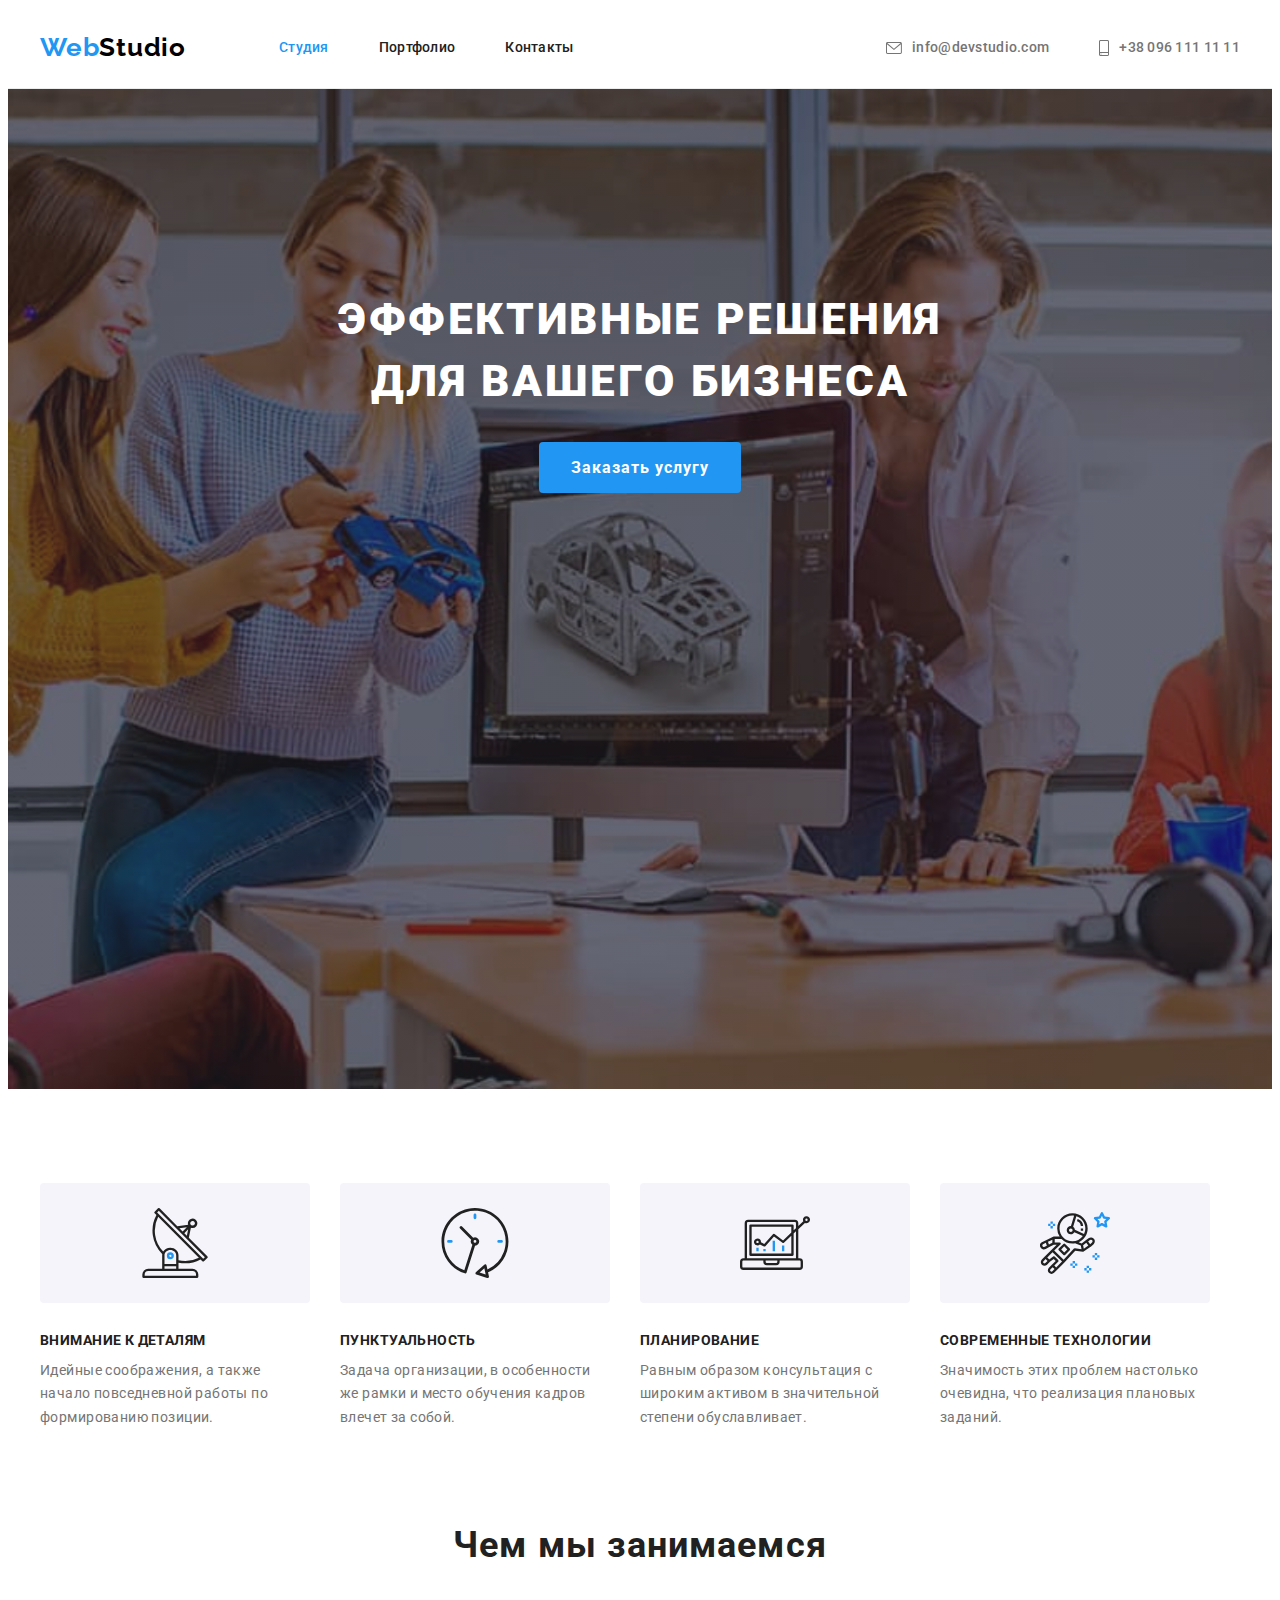
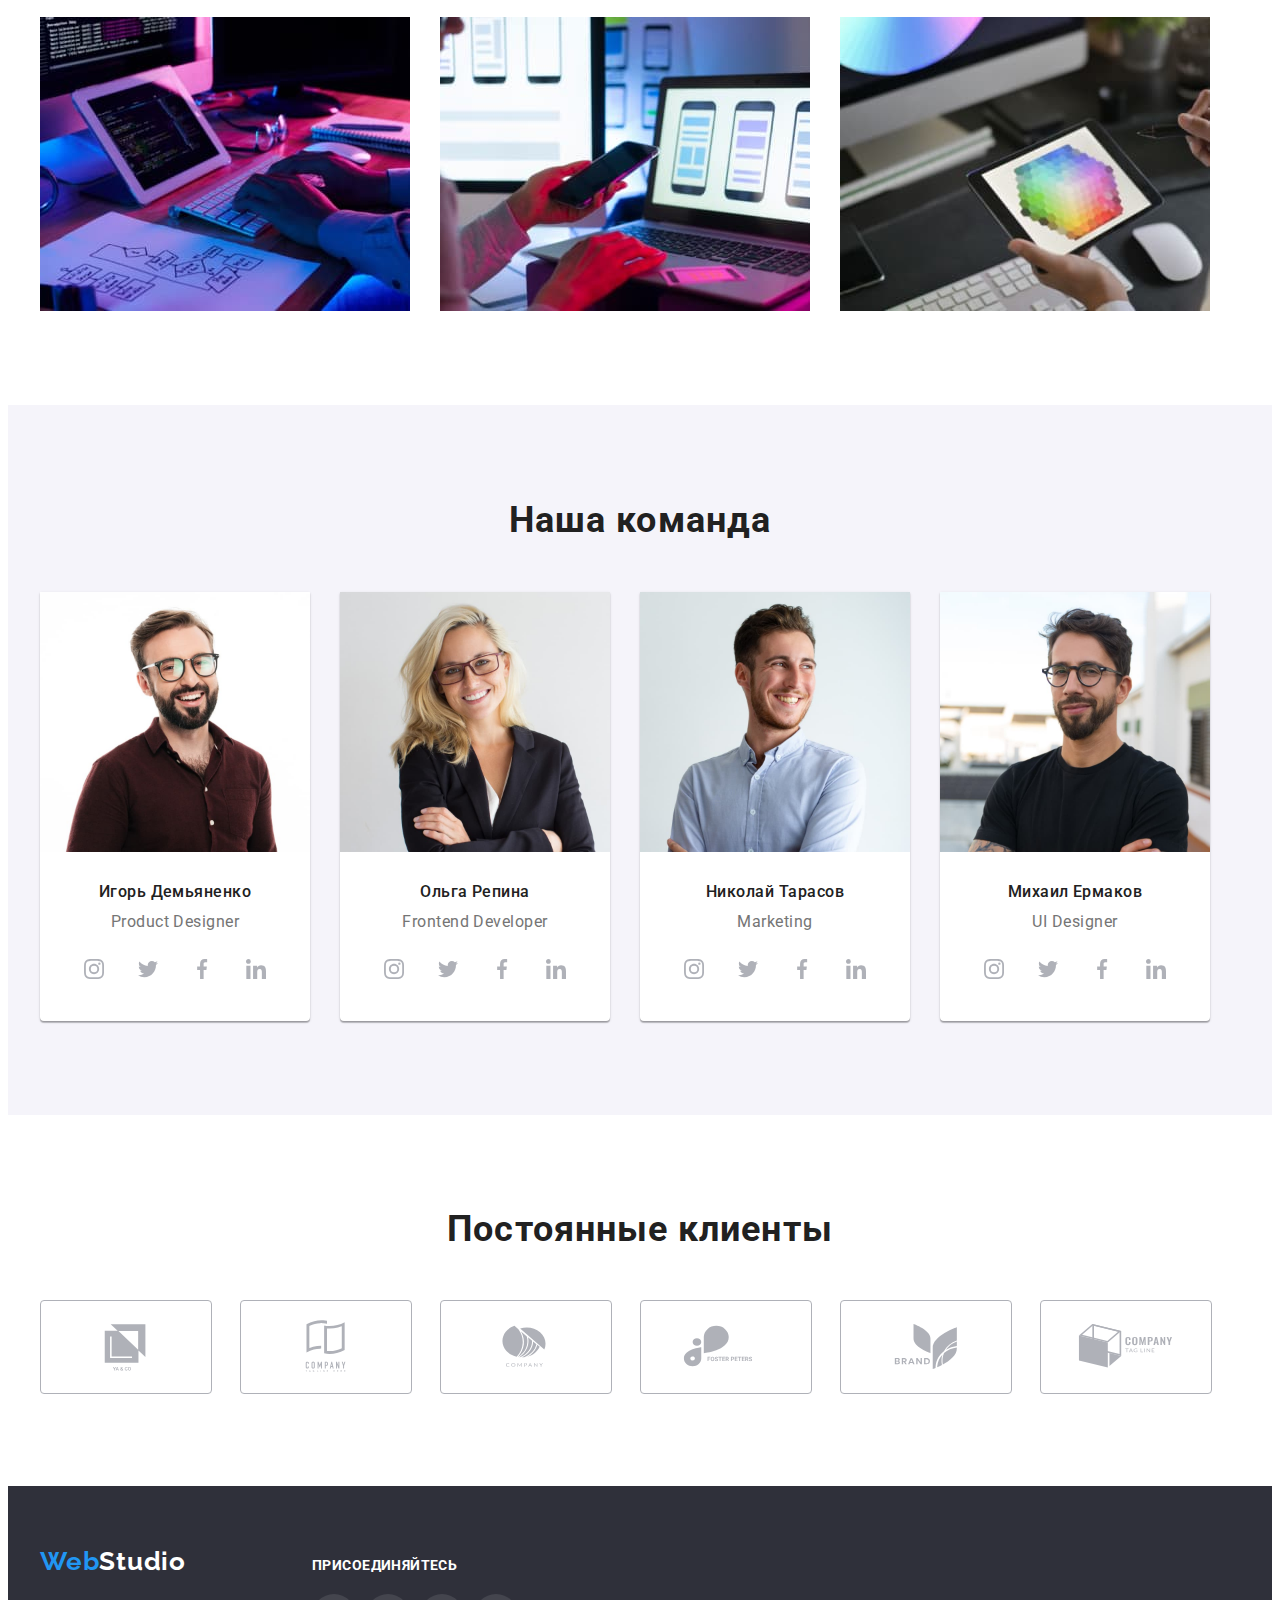
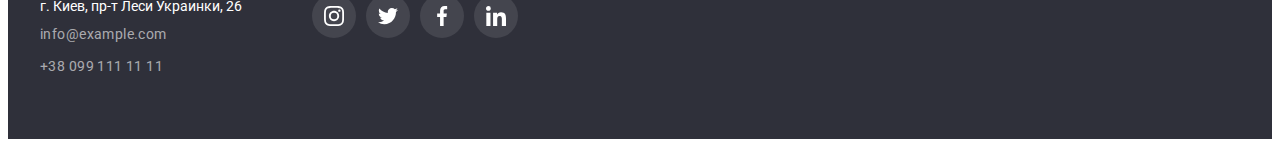
<file: index.html>
<!DOCTYPE html>
<html lang="ru">
    <head>
        <meta charset="UTF-8" />
        <meta http-equiv="X-UA-Compatible" content="IE=edge" />
        <meta name="viewport" content="width=device-width, initial-scale=1.0" />
        <title>Document</title>
        <link rel="preconnect" href="https://fonts.googleapis.com" />
        <link rel="preconnect" href="https://fonts.gstatic.com" crossorigin />
        <link
            href="https://fonts.googleapis.com/css2?family=Raleway:wght@700&family=Roboto:wght@400;500;700;900&display=swap"
            rel="stylesheet"
        />
        <link
            rel="stylesheet"
            href="https://cdnjs.cloudflare.com/ajax/libs/modern-normalize/1.1.0/modern-normalize.min.css"
            integrity="sha512-wpPYUAdjBVSE4KJnH1VR1HeZfpl1ub8YT/NKx4PuQ5NmX2tKuGu6U/JRp5y+Y8XG2tV+wKQpNHVUX03MfMFn9Q=="
            crossorigin="anonymous"
            referrerpolicy="no-referrer"
        />
        <link rel="stylesheet" href="./css/styles.css" />
    </head>
    <body>
        <header class="page-header">
            <div class="container header-list">
                <nav class="header-nav">
                    <a lang="en" href="./index.html" class="logo logo-header"
                        ><span class="logo-blue">Web</span>Studio</a
                    >
                    <ul class="site-nav list">
                        <li class="current item"><a class="link" href="./index.html">Студия</a></li>
                        <li class="item"><a href="./portfolio.html" class="link">Портфолио</a></li>
                        <li class="item"><a href="" class="link">Контакты</a></li>
                    </ul>
                </nav>
                <ul class="adress list">
                    <li class="items">
                        <a href="mailto:info@devstudio.com" class="adress-link header-link"
                            ><svg class="header-adress-icon list" width="16" height="12"><use href="./images/icons.svg#envelope"></use></svg>info@devstudio.com</a
                        >
                    </li>

                    <li class="items">
                        <a href="tel:+380961111111" class="adress-link header-link"
                            ><svg class="header-adress-icon list" width="10" height="16"><use href="./images/icons.svg#smartphone"></use></svg>+38 096 111 11 11</a
                        >
                    </li>
                </ul>
            </div>
        </header>
        <main>
            <section class="hero-section">
                <div class="container">
                    <h1 class="hero-title list">Эффективные решения для вашего бизнеса</h1>
                    <button class="hero-btn" type="button">Заказать услугу</button>
                </div>
            </section>
            <section class="features section">
                <div class="container">
                    <h2 class="visually-hidden">Особенности</h2>
                    <ul class="features-list list">
                        <li class="features-item">
                            <div class="features-icon-font">
                                <svg width="70" height="70">
                                    <use href="./images/icons.svg#antenna-1"></use>
                                </svg>
                            </div>
                                <h3 class="features-title list">Внимание к деталям</h3>
                                <p class="features-text list">
                                    Идейные соображения, а также начало повседневной работы по
                                    формированию позиции.
                                </p>
                        </li>
                        
                        <li class="features-item list">
                            <div class="features-icon-font">
                                <svg width="70" height="70">
                                    <use href="./images/icons.svg#clock-1"></use>
                                </svg>
                            </div>  
                                <h3 class="features-title list">Пунктуальность</h3>
                                <p class="features-text list">
                                    Задача организации, в особенности же рамки и место обучения кадров
                                    влечет за собой.
                                </p>
                        </li>
                        
                        <li class="features-item list">
                            <div class="features-icon-font">
                                <svg width="70" height="70">
                                    <use href="./images/icons.svg#diagram-1"></use>
                                </svg>
                            </div>  
                                <h3 class="features-title list">Планирование</h3>
                                <p class="features-text list">
                                    Равным образом консультация с широким активом в значительной степени
                                    обуславливает.
                                </p>
                        </li>
                        
                        <li class="features-item list">
                            <div class="features-icon-font">
                                <svg width="70" height="70">
                                    <use href="./images/icons.svg#astronaut-1"></use>
                                </svg>
                            </div>  
                                <h3 class="features-title list">Современные технологии</h3>
                                <p class="features-text list">
                                    Значимость этих проблем настолько очевидна, что реализация плановых
                                    заданий.
                                </p>
                        </li>
                    </ul>
                </div>
            </section>

            <section class="activity section">
                <div class="container">
                    <h2 class="activity-title list">Чем мы занимаемся</h2>
                    <ul class="activity-item list">
                        <li class="activity-list list">
                            <img
                                class="activity-img"
                                src="./images/index/section-activity/img-1.jpg"
                                alt="человек за написанием кода"
                                width="370"
                            />
                        </li>

                        <li class="activity-list list">
                            <img
                                class="activity-img"
                                src="./images/index/section-activity/img-2.jpg"
                                alt="телефон в руках у девушки"
                                width="370"
                            />
                        </li>

                        <li class="activity-list list">
                            <img
                                class="activity-img"
                                src="./images/index/section-activity/img-3.jpg"
                                alt="подбор цвета на планшете"
                                width="370"
                            />
                        </li>
                    </ul>
                </div>
            </section>

            <section class="team section">
                <div class="container">
                    <h2 class="team-title list">Наша команда</h2>
                    <ul class="team-list list">
                        <li class="team-item list">
                            <img
                                class="team-img"
                                src="./images/index/section-command/command1.jpg"
                                alt="Игорь Демьяненко в очках с бородой"
                                width="270"
                            />
                            <div class="team-item-text">
                                <h3 class="team-name list">Игорь Демьяненко</h3>
                                <p lang="en" class="team-text list">Product Designer</p>
                                <ul class="team-icon list">
                                    <li class="team-icon-list list">
                                        <a href="" class="team-icon-link list">
                                            <svg class="team-soc-icon list" width="20px" height="20px">
                                                <use href="./images/icons.svg#instagram-2"></use>
                                            </svg>
                                        </a>
                                    </li>
                                    <li class="team-icon-list list">
                                        <a href="" class="team-icon-link list">
                                            <svg class="team-soc-icon list" width="20px" height="20px">
                                                <use href="./images/icons.svg#twitter-1"></use>
                                            </svg>
                                        </a>
                                    </li>
                                    <li class="team-icon-list list">
                                        <a href="" class="team-icon-link list">
                                            <svg class="team-soc-icon list" width="20px" height="20px">
                                                <use href="./images/icons.svg#facebook-1"></use>
                                            </svg>
                                        </a>
                                    </li>
                                    <li class="team-icon-list list">
                                        <a href="" class="team-icon-link list">
                                            <svg class="team-soc-icon list" width="20px" height="20px">
                                                <use href="./images/icons.svg#linkedin-1"></use>
                                            </svg>
                                        </a>
                                    </li>
                                </ul>
                            </div>
                            
                        </li>
                        

                        <li class="team-item list">
                            <img
                                class="team-img"
                                src="./images/index/section-command/command2.jpg"
                                alt="Ольга Репина улыбающаяся блондинка в очках"
                                width="270"
                            />
                            <div class="team-item-text">
                                <h3 class="team-name list">Ольга Репина</h3>
                                <p lang="en" class="team-text list">Frontend Developer</p>
                                <ul class="team-icon list">
                                    <li class="team-icon-list list">
                                        <a href="" class="team-icon-link list">
                                            <svg class="team-soc-icon list" width="20px" height="20px">
                                                <use href="./images/icons.svg#instagram-2"></use>
                                            </svg>
                                        </a>
                                    </li>
                                    <li class="team-icon-list list">
                                        <a href="" class="team-icon-link list">
                                            <svg class="team-soc-icon list" width="20px" height="20px">
                                                <use href="./images/icons.svg#twitter-1"></use>
                                            </svg>
                                        </a>
                                    </li>
                                    <li class="team-icon-list list">
                                        <a href="" class="team-icon-link list">
                                            <svg class="team-soc-icon list" width="20px" height="20px">
                                                <use href="./images/icons.svg#facebook-1"></use>
                                            </svg>
                                        </a>
                                    </li>
                                    <li class="team-icon-list list">
                                        <a href="" class="team-icon-link list">
                                            <svg class="team-soc-icon list" width="20px" height="20px">
                                                <use href="./images/icons.svg#linkedin-1"></use>
                                            </svg>
                                        </a>
                                    </li>
                                </ul>
                            </div>
                        </li>

                        <li class="team-item list">
                            <img
                                class="team-img"
                                src="./images/index/section-command/command3.jpg"
                                alt="Николай Тарасов улыбающийся парень с легкой небритостью"
                                width="270"
                            />
                            <div class="team-item-text">
                                <h3 class="team-name list">Николай Тарасов</h3>
                                <p lang="en" class="team-text list">Marketing</p>
                                <ul class="team-icon list">
                                    <li class="team-icon-list list">
                                        <a href="" class="team-icon-link list">
                                            <svg class="team-soc-icon list" width="20px" height="20px">
                                                <use href="./images/icons.svg#instagram-2"></use>
                                            </svg>
                                        </a>
                                    </li>
                                    <li class="team-icon-list list">
                                        <a href="" class="team-icon-link list">
                                            <svg class="team-soc-icon list" width="20px" height="20px">
                                                <use href="./images/icons.svg#twitter-1"></use>
                                            </svg>
                                        </a>
                                    </li>
                                    <li class="team-icon-list list">
                                        <a href="" class="team-icon-link list">
                                            <svg class="team-soc-icon list" width="20px" height="20px">
                                                <use href="./images/icons.svg#facebook-1"></use>
                                            </svg>
                                        </a>
                                    </li>
                                    <li class="team-icon-list list">
                                        <a href="" class="team-icon-link list">
                                            <svg class="team-soc-icon list" width="20px" height="20px">
                                                <use href="./images/icons.svg#linkedin-1"></use>
                                            </svg>
                                        </a>
                                    </li>
                                </ul>
                            </div>
                        </li>

                        <li class="team-item list">
                            <img
                                class="team-img"
                                src="./images/index/section-command/command4.jpg"
                                alt="Михаил Ермаков парень в очках с бородой и ухмылкой"
                                width="270"
                            />
                            <div class="team-item-text">
                                <h3 class="team-name list">Михаил Ермаков</h3>
                                <p lang="en" class="team-text list">UI Designer</p>
                                <ul class="team-icon list">
                                    <li class="team-icon-list list">
                                        <a href="" class="team-icon-link list">
                                            <svg class="team-soc-icon list" width="20px" height="20px">
                                                <use href="./images/icons.svg#instagram-2"></use>
                                            </svg>
                                        </a>
                                    </li>
                                    <li class="team-icon-list list">
                                        <a href="" class="team-icon-link list">
                                            <svg class="team-soc-icon list" width="20px" height="20px">
                                                <use href="./images/icons.svg#twitter-1"></use>
                                            </svg>
                                        </a>
                                    </li>
                                    <li class="team-icon-list list">
                                        <a href="" class="team-icon-link list">
                                            <svg class="team-soc-icon list" width="20px" height="20px">
                                                <use href="./images/icons.svg#facebook-1"></use>
                                            </svg>
                                        </a>
                                    </li>
                                    <li class="team-icon-list list">
                                        <a href="" class="team-icon-link list">
                                            <svg class="team-soc-icon list" width="20px" height="20px">
                                                <use href="./images/icons.svg#linkedin-1"></use>
                                            </svg>
                                        </a>
                                    </li>
                                </ul>
                            </div>
                        </li>
                    </ul>
                </div>
            </section>

            <section class="clients section">
                <div class="container">
                    <h2 class="clients-title">Постоянные клиенты</h2>
                        <ul class="clients-list list">
                            <li class="clients-item list">
                                <a href="" class="clients-link list">
                                    <svg class="clients-icon list" width="106" height="60">
                                        <use href="./images/icons.svg#clients-logo-1"></use>
                                    </svg>
                                </a>
                            </li>

                            <li class="clients-item list">
                                <a href="" class="clients-link list">
                                    <svg class="clients-icon list" width="106" height="60">
                                        <use href="./images/icons.svg#clients-logo-2"></use>
                                    </svg>
                                </a>
                            </li>

                            <li class="clients-item list">
                                <a href="" class="clients-link list">
                                    <svg class="clients-icon list" width="106" height="60">
                                        <use href="./images/icons.svg#clients-logo-3"></use>
                                    </svg>
                                </a>
                            </li>

                            <li class="clients-item list">
                                <a href="" class="clients-link list">
                                    <svg class="clients-icon list" width="106" height="60">
                                        <use href="./images/icons.svg#clients-logo-4"></use>
                                    </svg>
                                </a>
                            </li>

                            <li class="clients-item list">
                                <a href="" class="clients-link list">
                                    <svg class="clients-icon list" width="106" height="60">
                                        <use href="./images/icons.svg#clients-logo-5"></use>
                                    </svg>
                                </a>
                            </li>

                            <li class="clients-item list">
                                <a href="" class="clients-link list">
                                    <svg class="clients-icon list" width="106" height="60">
                                        <use href="./images/icons.svg#clients-logo-6"></use>
                                    </svg>
                                </a>
                            </li>
                        </ul>
                </div>
            </section>
        </main>

        <footer class="footer list">
            <div class="container footer-list-item">
                <div class="footer-adress-item">
                    <a lang="en" href="./index.html" class="logo logo-footer"
                    ><span class="logo-blue">Web</span>Studio</a
                >
                <address class="list">
                    <ul class="list">
                        <li>
                            <a class="footer-adress" href="https://goo.gl/maps/f1McvQRz6KP4o4kd8" target="_blank" rel="noreferrer noopener">г. Киев, пр-т Леси Украинки, 26</a>
                        </li>

                        <li class="footer-list">
                            <a href="mailto:info@example.com" class="adress-link footer-link"
                                >info@example.com</a
                            >
                        </li>
                        
                        <li class="footer-list">
                            <a href="tel:+380991111111" class="adress-link footer-link"
                                >+38 099 111 11 11</a
                            >
                        </li>
                    </ul>
                </address>
                </div>
                <div class="footer-social">
                    <p class="footer-social-text list">присоединяйтесь</p>
                        <ul class="footer-social-list list">
                            <li class="footer-social-item">
                                <a href="" class="footer-social-link">
                                    <svg class="footer-social-icon" width="20" height="20">
                                        <use href="./images/icons.svg#instagram-2"></use>
                                    </svg>
                                </a>
                            </li>

                            <li class="footer-social-item">
                                <a href="" class="footer-social-link">
                                    <svg class="footer-social-icon" width="20" height="20">
                                        <use href="./images/icons.svg#twitter-1"></use>
                                    </svg>
                                </a>
                            </li>

                            <li class="footer-social-item">
                                <a href="" class="footer-social-link">
                                    <svg class="footer-social-icon" width="20" height="20">
                                        <use href="./images/icons.svg#facebook-1"></use>
                                    </svg>
                                </a>
                            </li>

                            <li class="footer-social-item">
                                <a href="" class="footer-social-link">
                                    <svg class="footer-social-icon" width="20" height="20">
                                        <use href="./images/icons.svg#linkedin-1"></use>
                                    </svg>
                                </a>
                            </li>

                        </ul>
                </div>

            </div>
        </footer>
    </body>
</html>
</file>
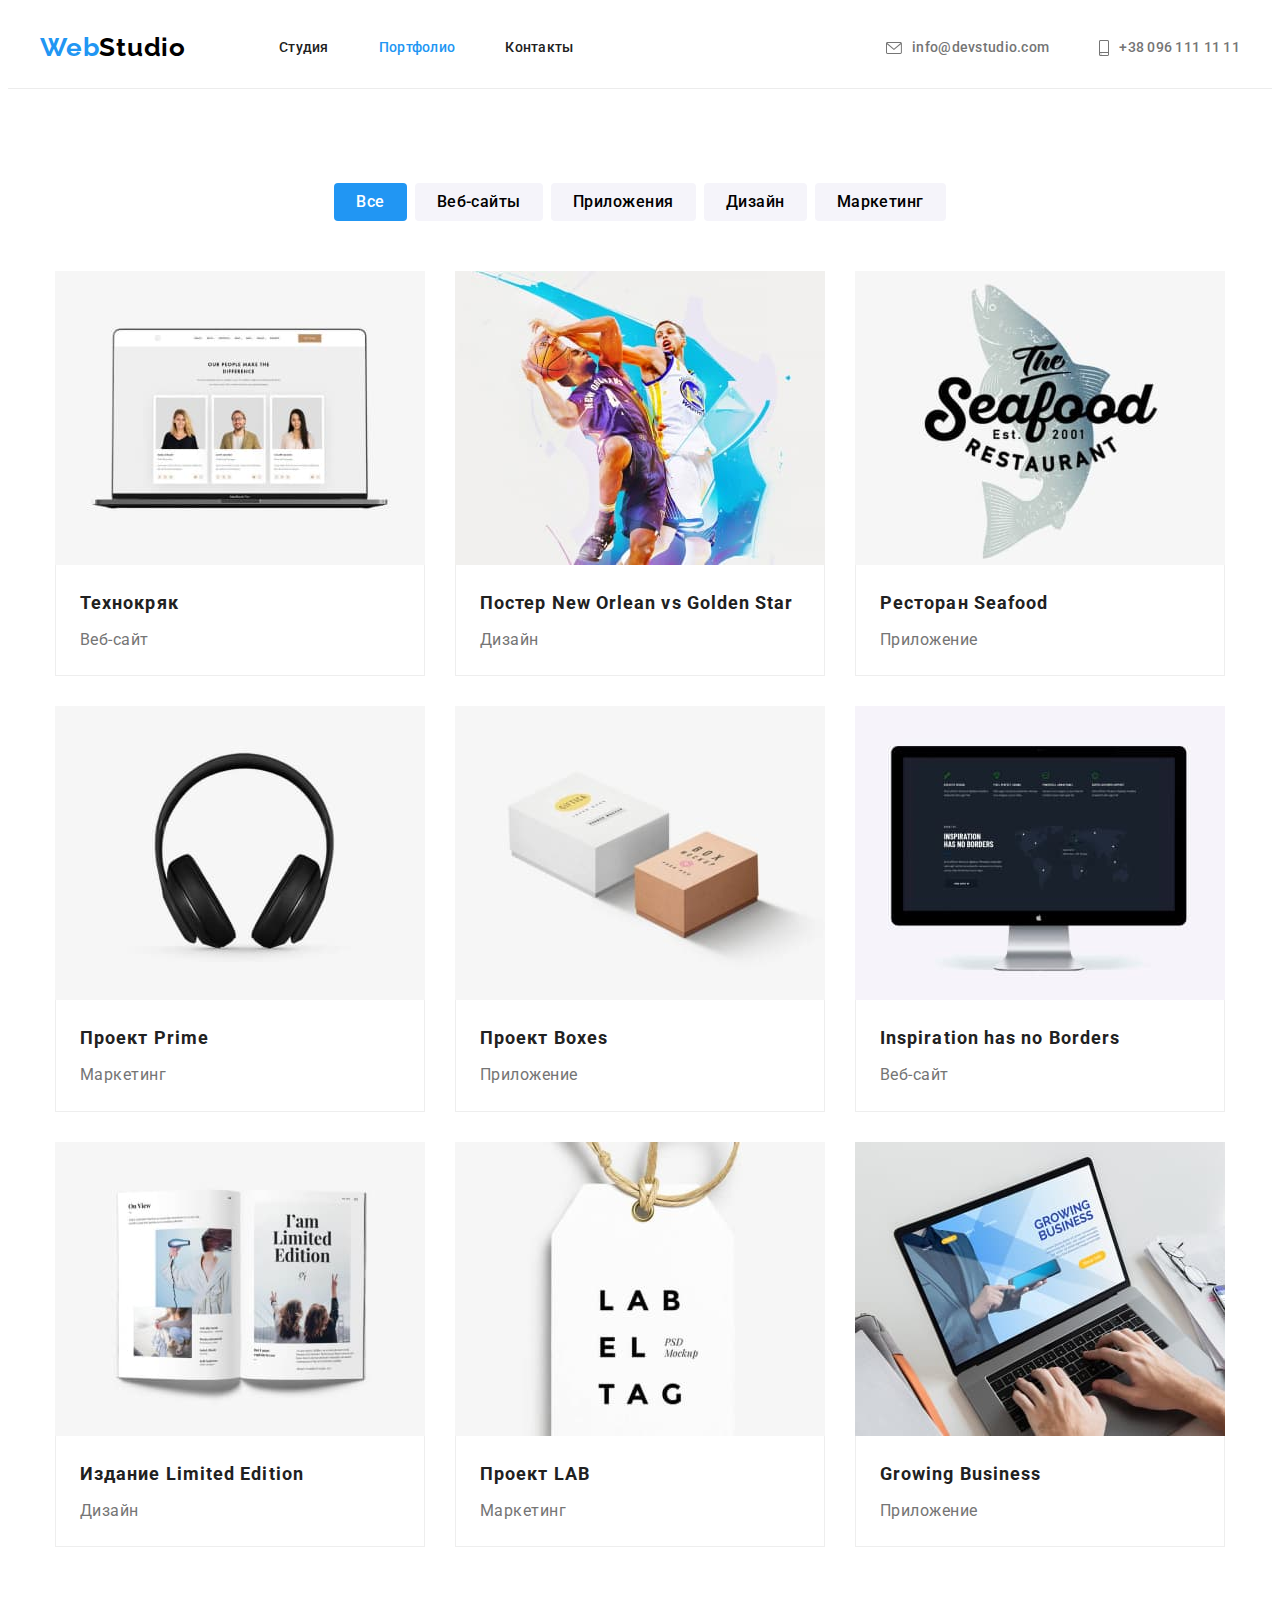
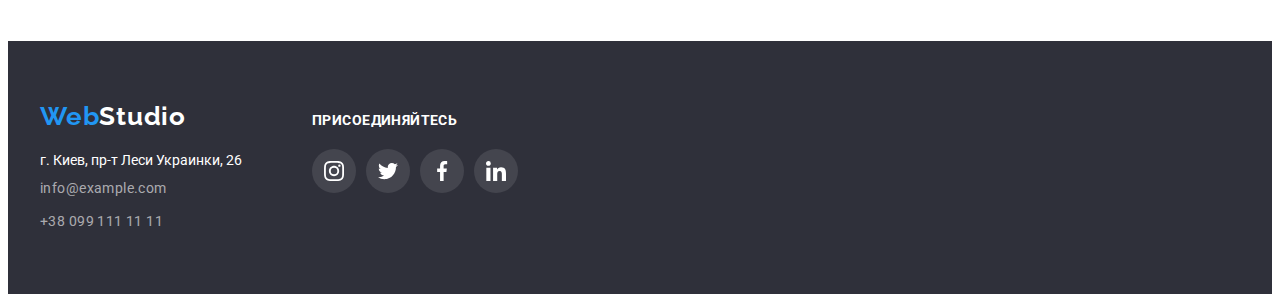
<file: portfolio.html>
<!DOCTYPE html>
<html lang="ru">
    <head>
        <meta charset="UTF-8" />
        <meta http-equiv="X-UA-Compatible" content="IE=edge" />
        <meta name="viewport" content="width=device-width, initial-scale=1.0" />
        <title>Portfolio</title>
        <link rel="preconnect" href="https://fonts.googleapis.com" />
        <link rel="preconnect" href="https://fonts.gstatic.com" crossorigin />
        <link
            href="https://fonts.googleapis.com/css2?family=Raleway:wght@700&family=Roboto:wght@400;500;700;900&display=swap"
            rel="stylesheet"
        />
        <link
            rel="stylesheet"
            href="https://cdnjs.cloudflare.com/ajax/libs/modern-normalize/1.1.0/modern-normalize.min.css"
            integrity="sha512-wpPYUAdjBVSE4KJnH1VR1HeZfpl1ub8YT/NKx4PuQ5NmX2tKuGu6U/JRp5y+Y8XG2tV+wKQpNHVUX03MfMFn9Q=="
            crossorigin="anonymous"
            referrerpolicy="no-referrer"
        />
        <link rel="stylesheet" href="./css/styles.css" />
    </head>
    <body>
        <header class="page-header">
            <div class="container header-list">
                <nav class="header-nav">
                    <a lang="en" href="./index.html" class="logo logo-header"
                        ><span class="logo-blue">Web</span>Studio</a
                    >

                    <ul class="site-nav list">
                        <li class="item"><a href="./index.html" class="link">Студия</a></li>
                        <li class="current item">
                            <a href="./portfolio.html" class="link">Портфолио</a>
                        </li>
                        <li class="item"><a href="" class="link">Контакты</a></li>
                    </ul>
                </nav>
                <ul class="adress list">
                    <li class="items">
                        <a href="mailto:info@devstudio.com" class="adress-link header-link"
                            ><svg class="header-adress-icon list" width="16" height="12"><use href="./images/icons.svg#envelope"></use></svg>info@devstudio.com</a
                        >
                    </li>

                    <li class="items">
                        <a href="tel:+380961111111" class="adress-link header-link"
                            ><svg class="header-adress-icon list" width="10" height="16"><use href="./images/icons.svg#smartphone"></use></svg>+38 096 111 11 11</a
                        >
                    </li>
                </ul>
            </div>
        </header>
        <main>
            <section class="section">
                <div class="container">
                    <h1 class="visually-hidden">Portfolio</h1>
                    <ul class="portfolio-buttons list">
                        <li class="button-item">
                            <button type="button" class="portfolio-button filter-current">
                                Все
                            </button>
                        </li>
                        <li class="button-item">
                            <button type="button" class="portfolio-button">Веб-сайты</button>
                        </li>
                        <li class="button-item">
                            <button type="button" class="portfolio-button">Приложения</button>
                        </li>
                        <li class="button-item">
                            <button type="button" class="portfolio-button">Дизайн</button>
                        </li>
                        <li class="button-item">
                            <button type="button" class="portfolio-button">Маркетинг</button>
                        </li>
                    </ul>

                    <ul class="portfolio-list list">
                        <li class="portfolio-card">
                            <a href="" class="portfolio-card-link">
                                <img
                                src="./images/portfolio/portfolio-1.jpg"
                                class="portfolio-img"
                                alt="открытый ноутбук"
                                width="370"
                                height="294"
                            />
                                <div class="card-item">
                                    <h2 class="portfolio-title list">Технокряк</h2>
                                    <p class="portfolio-text list">Веб-сайт</p>
                                </div>
                            </a>
                        </li>

                        <li class="portfolio-card">
                            <a href="" class="portfolio-card-link">
                                <img
                                src="./images/portfolio/portfolio-2.jpg"
                                class="portfolio-img"
                                alt="баскетболисты с мячом"
                                width="370"
                                height="294"
                            />
                                <div class="card-item">
                                    <h2 class="portfolio-title list">
                                        Постер <span lang="en">New Orlean vs Golden Star</span>
                                    </h2>
                                    <p class="portfolio-text list">Дизайн</p>
                                </div>
                            </a>
                        </li>

                        <li class="portfolio-card">
                            <a href="" class="portfolio-card-link">
                                <img
                                src="./images/portfolio/portfolio-3.jpg"
                                class="portfolio-img"
                                alt="название ресторана Seafood на изображении рыбы"
                                width="370"
                                height="294"
                            />
                                <div class="card-item">
                                    <h2 class="portfolio-title list">Ресторан Seafood</h2>
                                    <p class="portfolio-text list">Приложение</p>
                                </div>
                            </a>
                        </li>

                        <li class="portfolio-card">
                            <a href="" class="portfolio-card-link">
                                <img
                                src="./images/portfolio/portfolio-4.jpg"
                                class="portfolio-img"
                                alt="наушники"
                                width="370"
                                height="294"
                            />
                                <div class="card-item">
                                    <h2 class="portfolio-title list">Проект Prime</h2>
                                    <p class="portfolio-text list">Маркетинг</p>
                                </div>
                            </a>
                        </li>

                        <li class="portfolio-card">
                            <a href="" class="portfolio-card-link">
                                <img
                                src="./images/portfolio/portfolio-5.jpg"
                                class="portfolio-img"
                                alt="две картонные коробки"
                                width="370"
                                height="294"
                            />
                                <div class="card-item">
                                    <h2 class="portfolio-title list">Проект Boxes</h2>
                                    <p class="portfolio-text list">Приложение</p>
                                </div>
                            </a>
                        </li>

                        <li class="portfolio-card">
                            <a href="" class="portfolio-card-link">
                                <img
                                src="./images/portfolio/portfolio-6.jpg"
                                class="portfolio-img"
                                alt="монитор с изображением сайта"
                                width="370"
                                height="294"
                            />
                                <div class="card-item">
                                    <h2 class="portfolio-title list">Inspiration has no Borders</h2>
                                    <p class="portfolio-text list">Веб-сайт</p>
                                </div>
                            </a>
                        </li>

                        <li class="portfolio-card">
                            <a href="" class="portfolio-card-link">
                                <img
                                src="./images/portfolio/portfolio-7.jpg"
                                class="portfolio-img"
                                alt="открытая книга с картинками лимитед едишен"
                                width="370"
                                height="294"
                            />
                                <div class="card-item">
                                    <h2 class="portfolio-title list">Издание Limited Edition</h2>
                                    <p class="portfolio-text list">Дизайн</p>
                                </div>
                            </a>
                        </li>

                        <li class="portfolio-card">
                            <a href="" class="portfolio-card-link">
                                <img
                                src="./images/portfolio/portfolio-8.jpg"
                                class="portfolio-img"
                                alt="бирка с надписью лаб ел тег"
                                width="370"
                                height="294"
                            />
                                <div class="card-item">
                                    <h2 class="portfolio-title list">Проект LAB</h2>
                                    <p class="portfolio-text list">Маркетинг</p>
                                </div>
                            </a>
                        </li>

                        <li class="portfolio-card">
                            <a href="" class="portfolio-card-link">
                                <img
                                src="./images/portfolio/portfolio-9.jpg"
                                class="portfolio-img"
                                alt="открытый ноутбук с изображением Растущий бизнес"
                                width="370"
                                height="294"
                            />

                                <div class="card-item">
                                    <h2 class="portfolio-title list">Growing Business</h2>
                                    <p class="portfolio-text list">Приложение</p>
                                </div>
                            </a>
                        </li>
                    </ul>
                </div>
            </section>
        </main>

        <footer class="footer list">
            <div class="container footer-list-item">
                <div class="footer-adress-item">
                    <a lang="en" href="./index.html" class="logo logo-footer"
                    ><span class="logo-blue">Web</span>Studio</a
                >
                <address class="list">
                    <ul class="list">
                        <li>
                            <a class="footer-adress" href="https://goo.gl/maps/f1McvQRz6KP4o4kd8" target="_blank" rel="noreferrer noopener">г. Киев, пр-т Леси Украинки, 26</a>
                        </li>
                        <li class="footer-list">
                            <a href="mailto:info@example.com" class="adress-link footer-link"
                                >info@example.com</a
                            >
                        </li>
                        <li class="footer-list">
                            <a href="tel:+380991111111" class="adress-link footer-link"
                                >+38 099 111 11 11</a
                            >
                        </li>
                    </ul>
                </address>
                </div>

                <div class="footer-social">
                    <p class="footer-social-text list">присоединяйтесь</p>
                        <ul class="footer-social-list list">
                            <li class="footer-social-item">
                                <a href="" class="footer-social-link">
                                    <svg class="footer-social-icon" width="20" height="20">
                                        <use href="./images/icons.svg#instagram-2"></use>
                                    </svg>
                                </a>
                            </li>

                            <li class="footer-social-item">
                                <a href="" class="footer-social-link">
                                    <svg class="footer-social-icon" width="20" height="20">
                                        <use href="./images/icons.svg#twitter-1"></use>
                                    </svg>
                                </a>
                            </li>

                            <li class="footer-social-item">
                                <a href="" class="footer-social-link">
                                    <svg class="footer-social-icon" width="20" height="20">
                                        <use href="./images/icons.svg#facebook-1"></use>
                                    </svg>
                                </a>
                            </li>

                            <li class="footer-social-item">
                                <a href="" class="footer-social-link">
                                    <svg class="footer-social-icon" width="20" height="20">
                                        <use href="./images/icons.svg#linkedin-1"></use>
                                    </svg>
                                </a>
                            </li>

                        </ul>
                </div>

            </div>
        </footer>
    </body>
</html>
</file>
<file: css/styles.css>
:root {
    --primary-text-color: #212121;
    --title-text-color: #757575;
    --accent-color: #2196f3;
    --white-text-color: #ffffff;
    --logo-text-color: #000000;
    --background-color-grey: #2f303a;
    --background-color-white: #f5f4fa;
    --footer-link-color: rgba(255, 255, 255, 0.6);
    --border-clients-color: #AFB1B8;
    --soc-link-icon-bg-color:rgba(255, 255, 255, 0.1);
}

body {
    font-family: 'Roboto', sans-serif;
    color: var(--primary-text-color);
    background-color: var(--white-text-color);
    font-size: 14px;
}

h1,
h2,
h3,
h4,
h5,
h6,
p {
    margin-top: 0;
}

img {
    display: block;
    max-width: 100%;
    height: auto;
}

address {
    font-style: normal;
}

button {
    display: block;
    margin: 0 auto;
    padding: 10px 32px;
    cursor: pointer;
    border: none;
    border-radius: 4px;
}

.list {
    padding: 0;
    margin: 0;
    list-style: none;
}

.container {
    width: 1200px;
    margin-left: auto;
    margin-right: auto;
    padding-left: 15px;
    padding-right: 15px;
}

.section {
    padding-top: 94px;
    padding-bottom: 94px;
}

.link {
    display: block;
    padding-top: 32px;
    padding-bottom: 32px;
    color: inherit;
    text-decoration: none;
}


/* -------------------------------хэдэр------------------------------- */

.page-header {
    border-bottom: 1px solid #ececec;
}

.current {
    color: var(--accent-color);
}

.header-list {
    display: flex;
    align-items: center;
}

.logo {
    font-family: 'Raleway', sans-serif;
    font-weight: 700;
    font-size: 26px;
    line-height: 1.2;
    letter-spacing: 0.03em;
    color: var(--logo-text-color);
    text-decoration: none;
}

.logo-header {
    padding-bottom: 25px;
    padding-top: 24px;
    margin-right: 93px;
}

.logo-blue {
    color: var(--accent-color);
}

.site-nav {
    display: flex;
    font-family: 'Roboto', sans-serif;
    font-style: normal;
    font-weight: 500;
    font-size: 14px;
    line-height: 1.1;
    letter-spacing: 0.02em;
    color: var(--primary-text-color);
}

.site-nav .item {
    margin-right: 50px;
}

.site-nav .item:last-child {
    margin-right: 0;
}

.adress .items {
    margin-right: 50px;
}

.adress .items:last-child {
    margin-right: 0;
}

.adress-link {
    font-style: normal;
    font-weight: 500;
    font-size: 14px;
    line-height: 1.1;
    letter-spacing: 0.02em;
    color: var(--title-text-color);
    text-decoration: none;
    
}

.adress-link:hover,
.adress-link:focus {
    color: var(--accent-color);
    fill: currentcolor;
}

.header-link {
    display: flex;
    padding-top: 32px;
    padding-bottom: 32px;
    align-items: center;
}

.header-adress-icon {
    margin-right: 10px;
    fill: currentcolor;
}

.link:hover,
.link:focus {
    color: var(--accent-color);
}

.adress {
    margin-left: auto;
    display: flex;
    font-style: normal;
    font-weight: 500;
    font-size: 14px;
    line-height: 1.1;
    letter-spacing: 0.02em;
    text-decoration: none;
}

.header-nav {
    display: flex;
}

/* -------------------------------футер------------------------------- */

.list {
    font-style: normal;
}

.footer {
    padding-top: 60px;
    padding-bottom: 60px;
    background: var(--background-color-grey);
}

.footer-list-item {
    display: flex;
    align-items: baseline;
}

.footer-adress {
    color: var(--white-text-color);
    text-decoration: none;
}

.footer-adress:hover,
.footer-adress:focus {
    color: var(--accent-color);
}

.logo-footer {
    display: block;
    margin-bottom: 20px;
    color: var(--white-text-color);
}

.footer-text {
    font-style: normal;
    font-weight: 400;
    font-size: 14px;
    line-height: 1.71;
    letter-spacing: 0.03em;
    color: var(--white-text-color);
}

.footer-link {
    font-weight: 400;
    font-size: 14px;
    line-height: 1.7;
    letter-spacing: 0.03em;
    color: var(--footer-link-color);
}

.footer-list {
    margin-top: 9px;
}

.footer-social {
    margin-left: 70px;
}

.footer-social-text {
    margin-bottom: 20px;
    font-style: normal;
    font-weight: 700;
    font-size: 14px;
    line-height: 1.14;
    letter-spacing: 0.03em;
    text-transform: uppercase;
    color: var(--white-text-color); 
}

.footer-social-list {
    display: flex;
}

.footer-social-item {
    margin-right: 10px;
    width: 44px;
    height: 44px;
    border-radius: 50%;
    background: var(--soc-link-icon-bg-color);
}

.footer-social-item:last-child {
margin-right: 0;
}

.footer-social-link {
    display: flex;
    width: 100%;
    height: 100%;
    border-radius: 50%;
    justify-content: center;
    align-items: center;
}

.footer-social-link:hover,
.footer-social-link:focus {
    background-color: var(--accent-color);
}

.footer-social-icon {
    fill: var(--white-text-color);
}

/* -------------------------------студия------------------------------- */

.hero-title {
    margin-left: auto;
    margin-right: auto;
    width: 696px;
    font-weight: 900;
    font-size: 44px;
    line-height: 1.4;
    text-align: center;
    letter-spacing: 0.06em;
    text-transform: uppercase;
    color: var(--white-text-color);
}

.hero-section {
    padding-top: 200px;
    padding-bottom: 200px;
    text-align: center;
    background-color: var(--background-color-grey);
        max-width: 1600px;
    height: 600px;
    margin-left: auto;
    margin-right: auto;
    background-image: linear-gradient(
        to right,
        rgba(47, 48, 58, 0.4), 
        rgba(47, 48, 58, 0.4)),
        url('../images/index/section-hero/Img-hero.jpg');
    background-repeat: no-repeat;
    background-position: center;
    background-size: cover;
}

.hero-btn {
    display: inline-block;
    padding-top: 11px;
    padding-right: 32px;
    padding-bottom: 9px;
    padding-left: 32px;
    margin-top: 30px;
    font-family: 'Roboto', sans-serif;
    font-weight: 700;
    font-size: 16px;
    line-height: 1.9;
    align-items: center;
    text-align: center;
    letter-spacing: 0.06em;
    color: var(--white-text-color);
    background: var(--accent-color);
    min-width: 200px;
}

.hero-btn:hover
.hero-btn:focus {
    background: #188ce8;
    box-shadow: 0px 4px 4px rgba(0, 0, 0, 0.15);
    outline: none;
}

.visually-hidden {
    position: absolute;
    white-space: nowrap;
    width: 1px;
    height: 1px;
    overflow: hidden;
    border: 0;
    padding: 0;
    clip: rect(0 0 0 0);
    clip-path: inset(50%);
    margin: -1px;
}

.features-list {
    display: flex;
    flex-wrap: wrap;
}

.features-list .features-item + .features-item {
    margin-left: 30px;
}

.features-title {
    margin-bottom: 10px;
    font-weight: 700;
    font-size: 14px;
    line-height: 1.1;
    letter-spacing: 0.03em;
    text-transform: uppercase;
}

.features-text {
    font-weight: 400;
    font-size: 14px;
    line-height: 1.7;
    letter-spacing: 0.03em;
    color: var(--title-text-color);
}

.features-item {
    width: 270px;
}

.features-icon-font {
    margin-bottom: 30px;
    display: flex;
    justify-content: center;
    align-items: center;
        width: 270px;
    height: 120px;
    background-color: var(--background-color-white);
    border-radius: 4px;
}

.activity {
    padding-top: 0;
}

.activity-title {
    margin-bottom: 50px;
    font-size: 36px;
    line-height: 1.2;
    text-align: center;
    letter-spacing: 0.03em;
}

.activity-item .activity-list + .activity-list {
    margin-left: 30px;
}

.activity-img {
    display: block;
}

.activity-item {
    display: flex;
}

.team {
    background-color: var(--background-color-white);
}

.team-list {
    display: flex;
}

.team-list .team-item + .team-item {
    margin-left: 30px;
}

.team-item {
    box-shadow: 0px 1px 3px rgba(0, 0, 0, 0.12), 0px 1px 1px rgba(0, 0, 0, 0.14),
        0px 2px 1px rgba(0, 0, 0, 0.2);
    border-radius: 0px 0px 4px 4px;
    background-color: var(--white-text-color);
}

.team-img {
    display: block;
}

.team-title {
    margin-bottom: 50px;
    font-size: 36px;
    line-height: 1.2;
    text-align: center;
    letter-spacing: 0.03em;
}

.team-name {
    margin-bottom: 10px;
    font-weight: 500;
    font-size: 16px;
    line-height: 1.2;
    text-align: center;
    letter-spacing: 0.03em;
}

.team-text {
    margin-bottom: 16px;
    font-weight: 400;
    font-size: 16px;
    line-height: 1.2;
    text-align: center;
    letter-spacing: 0.03em;
    color: var(--title-text-color);
}

.team-item-text {
    padding-top: 30px;
    padding-bottom: 30px;
}

.team-icon {
    display: flex;
    justify-content: center;
    list-style: none;
   }

.team-icon-list {
    margin-right: 10px;
    border-radius: 50%;
        width: 44px;
    height: 44px;
}

.team-icon-list:last-child {
    margin-right: 0;
}

.team-soc-icon {
    fill: currentColor;
}
.team-icon-link {
    display: flex;
    width: 100%;
    height: 100%;
    border-radius: 50%;
    justify-content: center;
    align-items: center;
    color: var(--border-clients-color);
}

.team-icon-link:hover,
.team-icon-link:focus {
    background-color:var(--accent-color);
    color:var(--white-text-color);
}

.clients-title {
    margin-bottom: 50px;
    font-style: normal;
    font-weight: 700;
    font-size: 36px;
    line-height: 1.16;
    text-align: center;
    letter-spacing: 0.03em;
}

.clients-list {
    display: flex;
}

.clients-item {
    margin-right: 30px;
    width: 170px;
    height: 92px;
}

.clients-item:last-child {
    margin-right: 0;
}



.clients-link {
    display: flex;
    width: 100%;
    height: 100%;
    justify-content: center;
    align-items: center;
    color: var(--border-clients-color);
    border: 1px solid var(--border-clients-color);
    border-radius: 4px;
}

.clients-link:hover,
.clients-link:focus {
    color: var(--accent-color);
    border-color: var(--accent-color);
}

.clients-icon {
    fill: currentColor;
}

/* -------------------------------портфолио------------------------------- */

.portfolio-buttons {
    margin-bottom: 50px;
    display: flex;
    justify-content: center;
    list-style: none;
}

.portfolio-buttons .button-item + .button-item {
    margin-left: 8px;
}

.portfolio-button {
    padding: 6px 22px; 
    font-family: 'Roboto', sans-serif;
    font-style: normal;
    font-weight: 500;
    font-size: 16px;
    line-height: 1.6;
    text-align: center;
    letter-spacing: 0.03em;
    background-color: var(--background-color-white);
}

.portfolio-button:hover,
.portfolio-button:focus {
    color: var(--white-text-color);
    background-color: var(--accent-color);
    box-shadow: 
    0px 3px 1px rgba(0, 0, 0, 0.1), 
    0px 1px 2px rgba(0, 0, 0, 0.08), 
    0px 2px 2px rgba(0, 0, 0, 0.12);
}

.portfolio-card {
    
    margin-right: 30px;
    margin-bottom: 30px;
}

.portfolio-card:nth-child(3n) {
    margin-right: 0;
}

.portfolio-card:nth-last-child(-n + 3) {
    margin-bottom: 0;
}

.portfolio-card-link {
    display: inline-block;
    color: inherit;
    text-decoration: none;
}

.portfolio-card-link:hover,
.portfolio-card-link:focus {
    box-shadow: 
    0px 1px 1px rgba(0, 0, 0, 0.12),
    0px 4px 4px rgba(0, 0, 0, 0.06),
    1px 4px 6px rgba(0, 0, 0, 0.16);
}

.card-item {
    padding-top: 20px;
    padding-bottom: 20px;
    padding-left: 24px;
    padding-right: 24px;
    border-bottom: 1px solid #eeeeee;
    border-right: 1px solid #eeeeee;
    border-left: 1px solid #eeeeee;
}

.filter-current {
    color: var(--white-text-color);
    background-color: var(--accent-color);
}

.portfolio-list {
    display: flex;
    flex-wrap: wrap;
    justify-content: center;
    list-style: none;
}

.portfolio-title {
    font-size: 18px;
    line-height: 2;
    letter-spacing: 0.06em;
}

.portfolio-text {
    margin-top: 4px;
    font-weight: 400;
    font-size: 16px;
    line-height: 1.9;
    letter-spacing: 0.03em;
    color: var(--title-text-color);
}

.portfolio-img {
    display: block;
}
</file>
